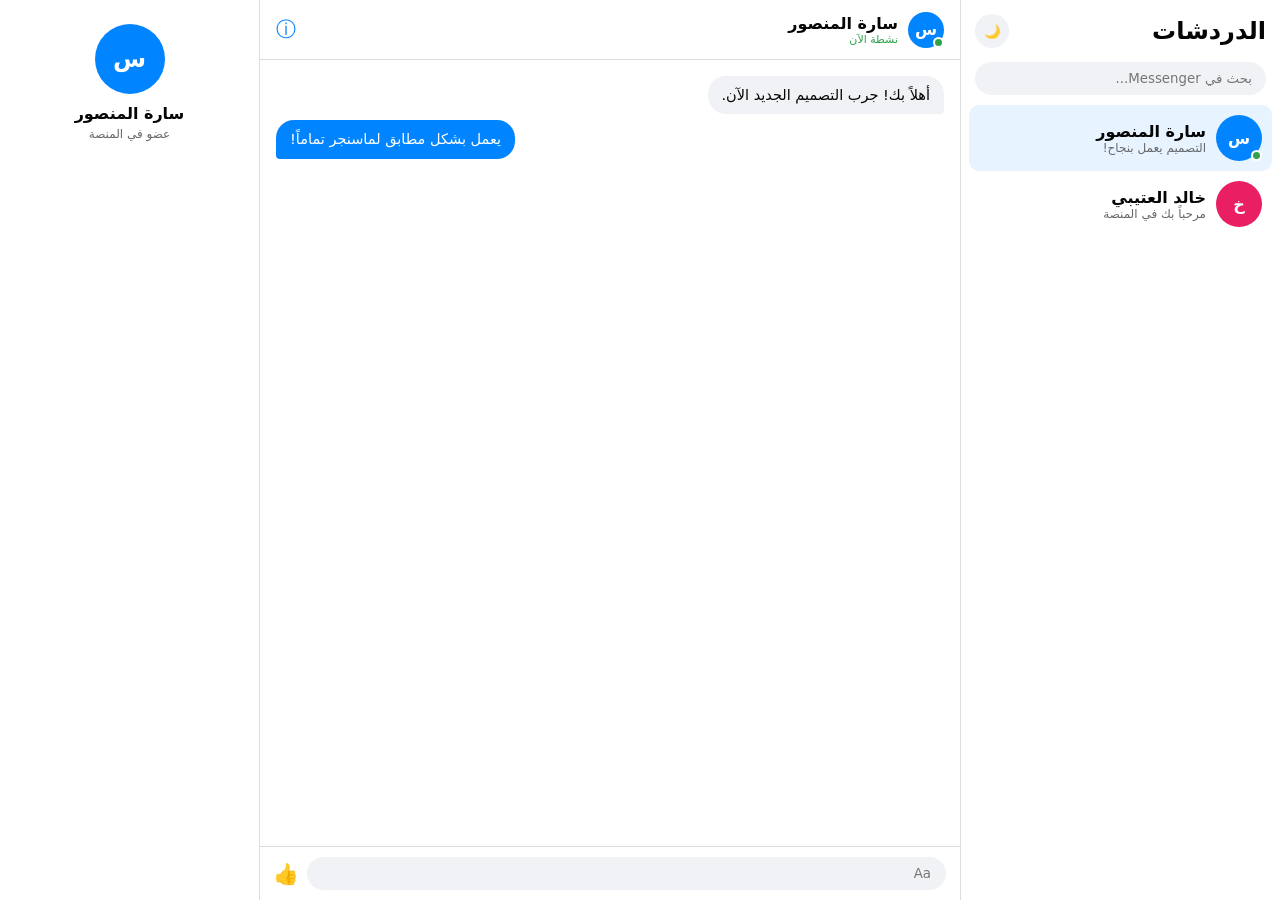
<file: msn.html>
<!DOCTYPE html>
<html lang="ar" dir="rtl">
<head>
  <meta charset="UTF-8">
  <meta name="viewport" content="width=device-width, initial-scale=1.0">
  <title>المحادثات</title>
  <style>
    :root { --bg: #fff; --sec: #f0f2f5; --hov: #e4e6eb; --act: #e7f3ff; --brd: #ddd; --txt: #050505; --sub: #65676b; --blue: #0084ff; }
    [data-theme="dark"] { --bg: #18191a; --sec: #242526; --hov: #3a3b3c; --act: #263951; --brd: #2f3031; --txt: #e4e6eb; --sub: #b0b3b8; }
    * { box-sizing: border-box; margin: 0; padding: 0; font-family: system-ui, sans-serif; }
    body { background: var(--bg); color: var(--txt); overflow: hidden; }
    .app { display: flex; height: 100vh; width: 100vw; }
    .side { width: 320px; border-left: 1px solid var(--brd); display: flex; flex-direction: column; }
    .top { padding: 14px; display: flex; justify-content: space-between; align-items: center; }
    .btn-c { width: 34px; height: 34px; border-radius: 50%; border: 0; background: var(--sec); color: var(--txt); cursor: pointer; }
    .srch { margin: 0 14px 10px; padding: 9px 14px; border-radius: 20px; border: 0; background: var(--sec); color: var(--txt); outline: none; }
    .list { flex: 1; overflow-y: auto; padding: 0 8px; }
    .item { display: flex; align-items: center; gap: 10px; padding: 10px; border-radius: 10px; cursor: pointer; }
    .item:hover { background: var(--hov); }
    .item.act { background: var(--act); }
    .av { width: 46px; height: 46px; border-radius: 50%; background: var(--blue); color: #fff; display: grid; place-items: center; font-weight: bold; position: relative; flex-shrink: 0; }
    .dot { width: 11px; height: 11px; background: #31a24c; border: 2px solid var(--bg); border-radius: 50%; position: absolute; bottom: 0; right: 0; }
  </style>
  <style>
    .main { flex: 1; display: flex; flex-direction: column; }
    .head { height: 60px; padding: 0 16px; border-bottom: 1px solid var(--brd); display: flex; justify-content: space-between; align-items: center; }
    .msgs { flex: 1; padding: 16px; overflow-y: auto; display: flex; flex-direction: column; gap: 6px; }
    .bub { max-width: 70%; padding: 9px 14px; border-radius: 18px; font-size: 14.5px; line-height: 1.4; }
    .rec { background: var(--sec); color: var(--txt); align-self: flex-start; border-bottom-right-radius: 4px; }
    .snt { background: var(--blue); color: #fff; align-self: flex-end; border-bottom-left-radius: 4px; }
    .foot { padding: 10px 14px; border-top: 1px solid var(--brd); display: flex; gap: 8px; align-items: center; }
    .inp { flex: 1; padding: 9px 15px; border-radius: 20px; border: 0; background: var(--sec); color: var(--txt); outline: none; }
    .send { background: 0; border: 0; color: var(--blue); font-size: 20px; cursor: pointer; }
    .info { width: 260px; border-right: 1px solid var(--brd); padding: 24px 14px; text-align: center; }
    .info.hide { display: none; }
    @media (max-width: 850px) { .info { display: none; } }
    @media (max-width: 600px) { .side { width: 72px; } .meta, .srch, .top h2 { display: none; } }
  </style>
</head>
<body>
<div class="app">
  <aside class="side">
    <div class="top"><h2>الدردشات</h2><button class="btn-c" id="thm">🌙</button></div>
    <input class="srch" placeholder="بحث في Messenger..." />
    <div class="list">
      <div class="item act"><div class="av">س<span class="dot"></span></div><div class="meta"><b>سارة المنصور</b><div style="font-size:12px;color:var(--sub)">التصميم يعمل بنجاح!</div></div></div>
      <div class="item"><div class="av" style="background:#e91e63">خ</div><div class="meta"><b>خالد العتيبي</b><div style="font-size:12px;color:var(--sub)">مرحباً بك في المنصة</div></div></div>
    </div>
  </aside>
  <main class="main">
    <header class="head">
      <div style="display:flex;align-items:center;gap:10px"><div class="av" style="width:36px;height:36px">س<span class="dot"></span></div><div><b>سارة المنصور</b><div style="font-size:11px;color:#31a24c">نشطة الآن</div></div></div>
      <button class="send" id="infBtn">ⓘ</button>
    </header>
    <div class="msgs" id="box">
      <div class="bub rec">أهلاً بك! جرب التصميم الجديد الآن.</div>
      <div class="bub snt">يعمل بشكل مطابق لماسنجر تماماً!</div>
    </div>
    <footer class="foot">
      <input class="inp" id="txt" placeholder="Aa" />
      <button class="send" id="snd">👍</button>
    </footer>
  </main>
  <aside class="info" id="inf">
    <div class="av" style="width:70px;height:70px;margin:0 auto 10px;font-size:24px">س</div>
    <b>سارة المنصور</b><p style="font-size:12px;color:var(--sub);margin-top:4px">عضو في المنصة</p>
  </aside>
</div>
<script>
  const b = document.body, t = document.getElementById('txt'), s = document.getElementById('snd'), box = document.getElementById('box');
  document.getElementById('thm').onclick = () => b.dataset.theme = b.dataset.theme === 'dark' ? '' : 'dark';
  document.getElementById('infBtn').onclick = () => document.getElementById('inf').classList.toggle('hide');
  t.oninput = () => s.textContent = t.value.trim() ? '➤' : '👍';
  const go = () => { if(!t.value.trim()) return; box.innerHTML += `<div class="bub snt">${t.value}</div>`; t.value = ''; s.textContent = '👍'; box.scrollTop = box.scrollHeight; };
  s.onclick = go; t.onkeypress = e => { if(e.key === 'Enter') go(); };
</script>
</body>
</html>
</file>
